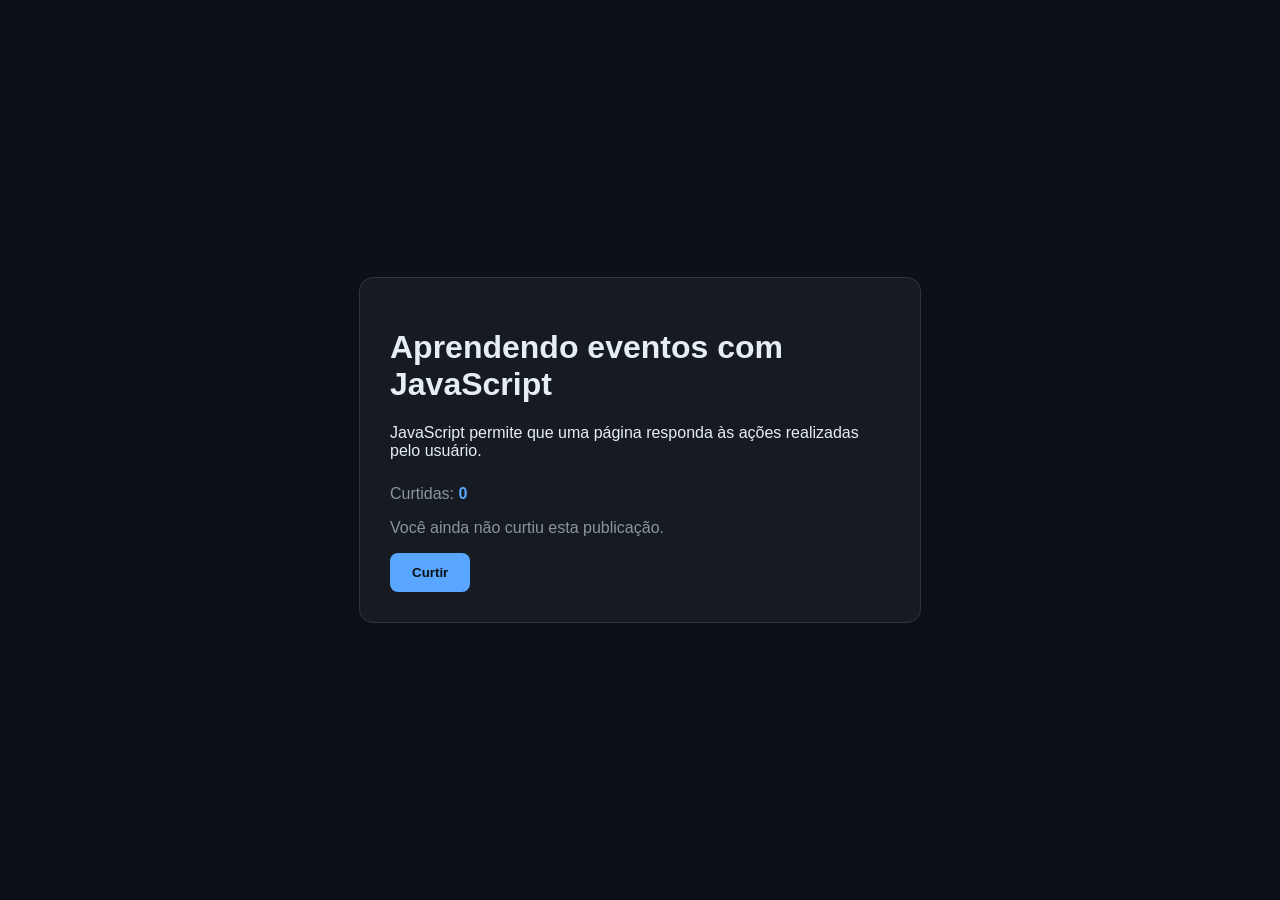
<file: atividade curtidas/index.html>
<!DOCTYPE html>
<html lang="pt-BR">
<head>
<meta charset="UTF-8">
<meta name="viewport" content="width=device-width, initial-scale=1.0">
<title>Atividade de Curtida</title><link rel="stylesheet" href="style.css">
<script src="script.js" defer></script>
</head>
<body>
<main class="publicacao">
<h1>Aprendendo eventos com JavaScript</h1>
<p>
JavaScript permite que uma página responda às ações
realizadas pelo usuário.
</p>
<p class="contador">
Curtidas:
<strong id="quantidadeCurtidas">0</strong>
</p>
<p id="mensagem">
Você ainda não curtiu esta publicação.
</p>
<button id="btnCurtir" type="button">
Curtir
</button>
</main>
</body>
</html>
</file>
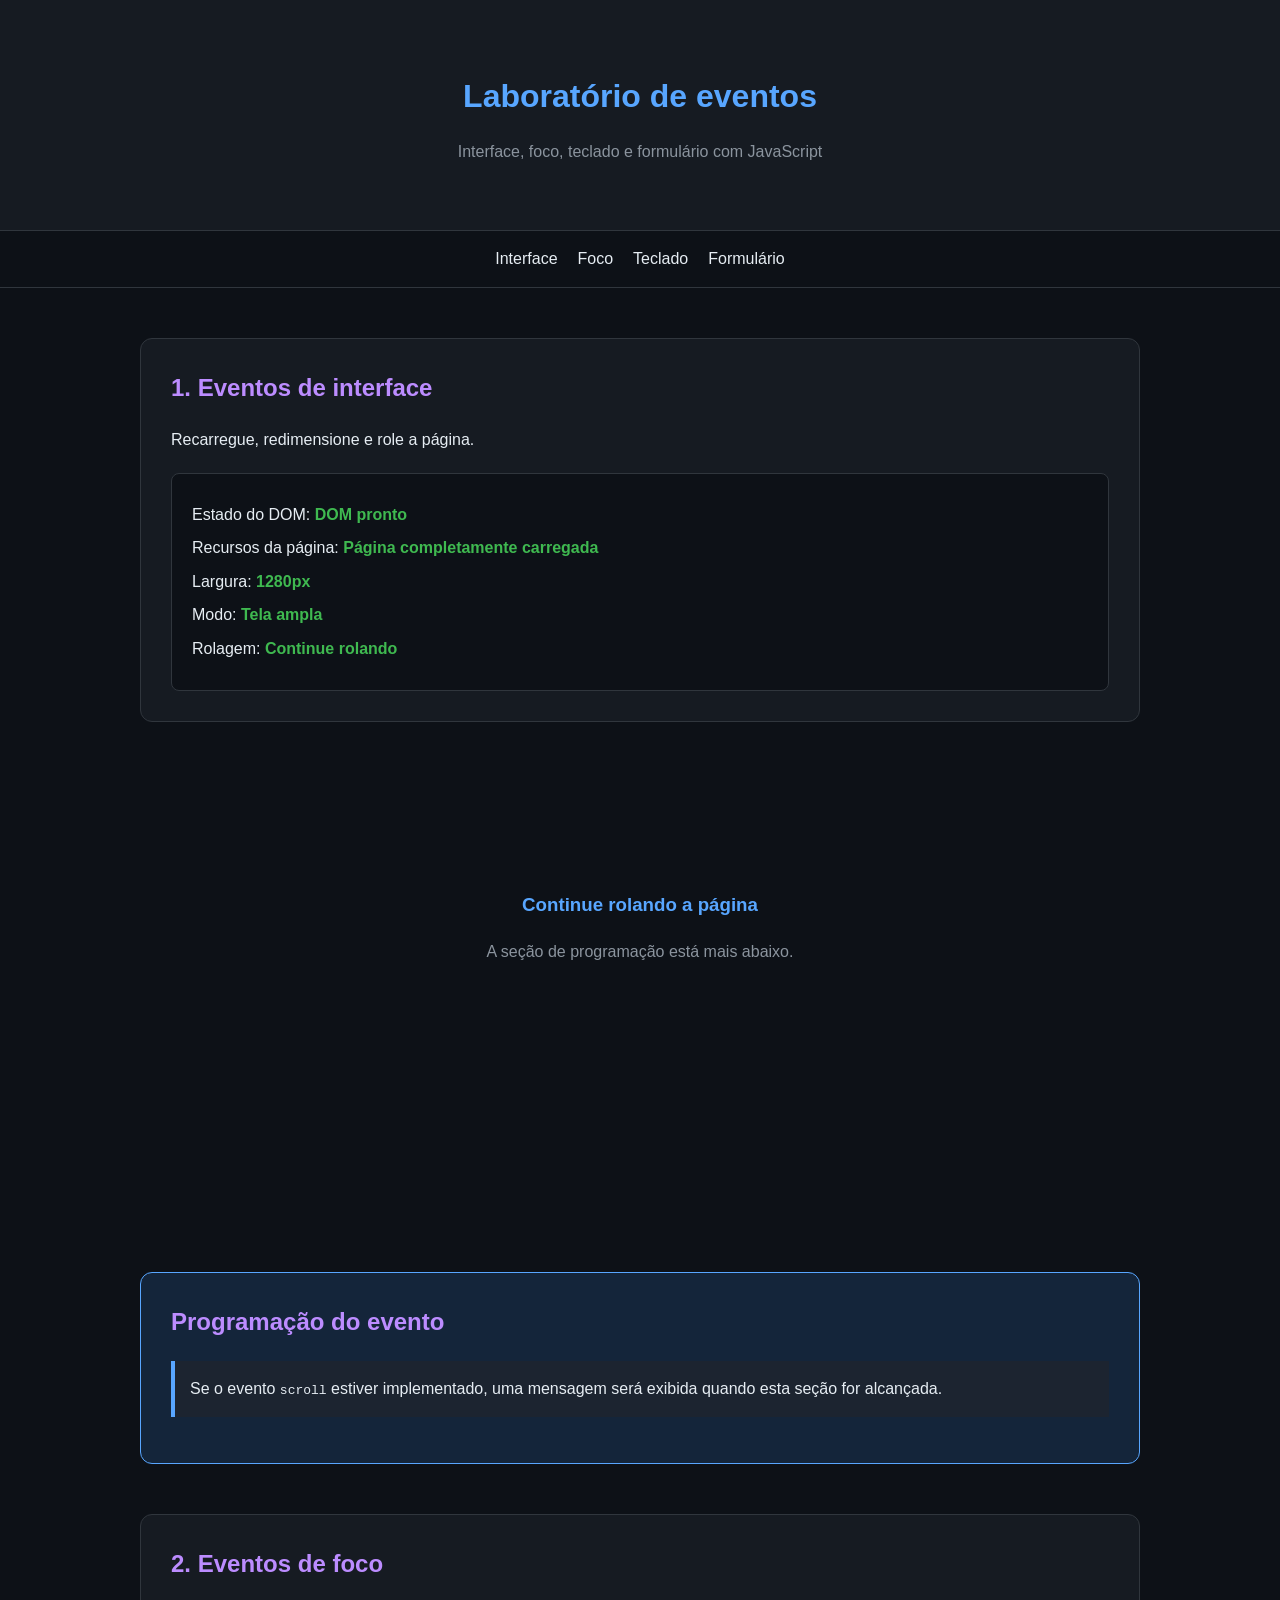
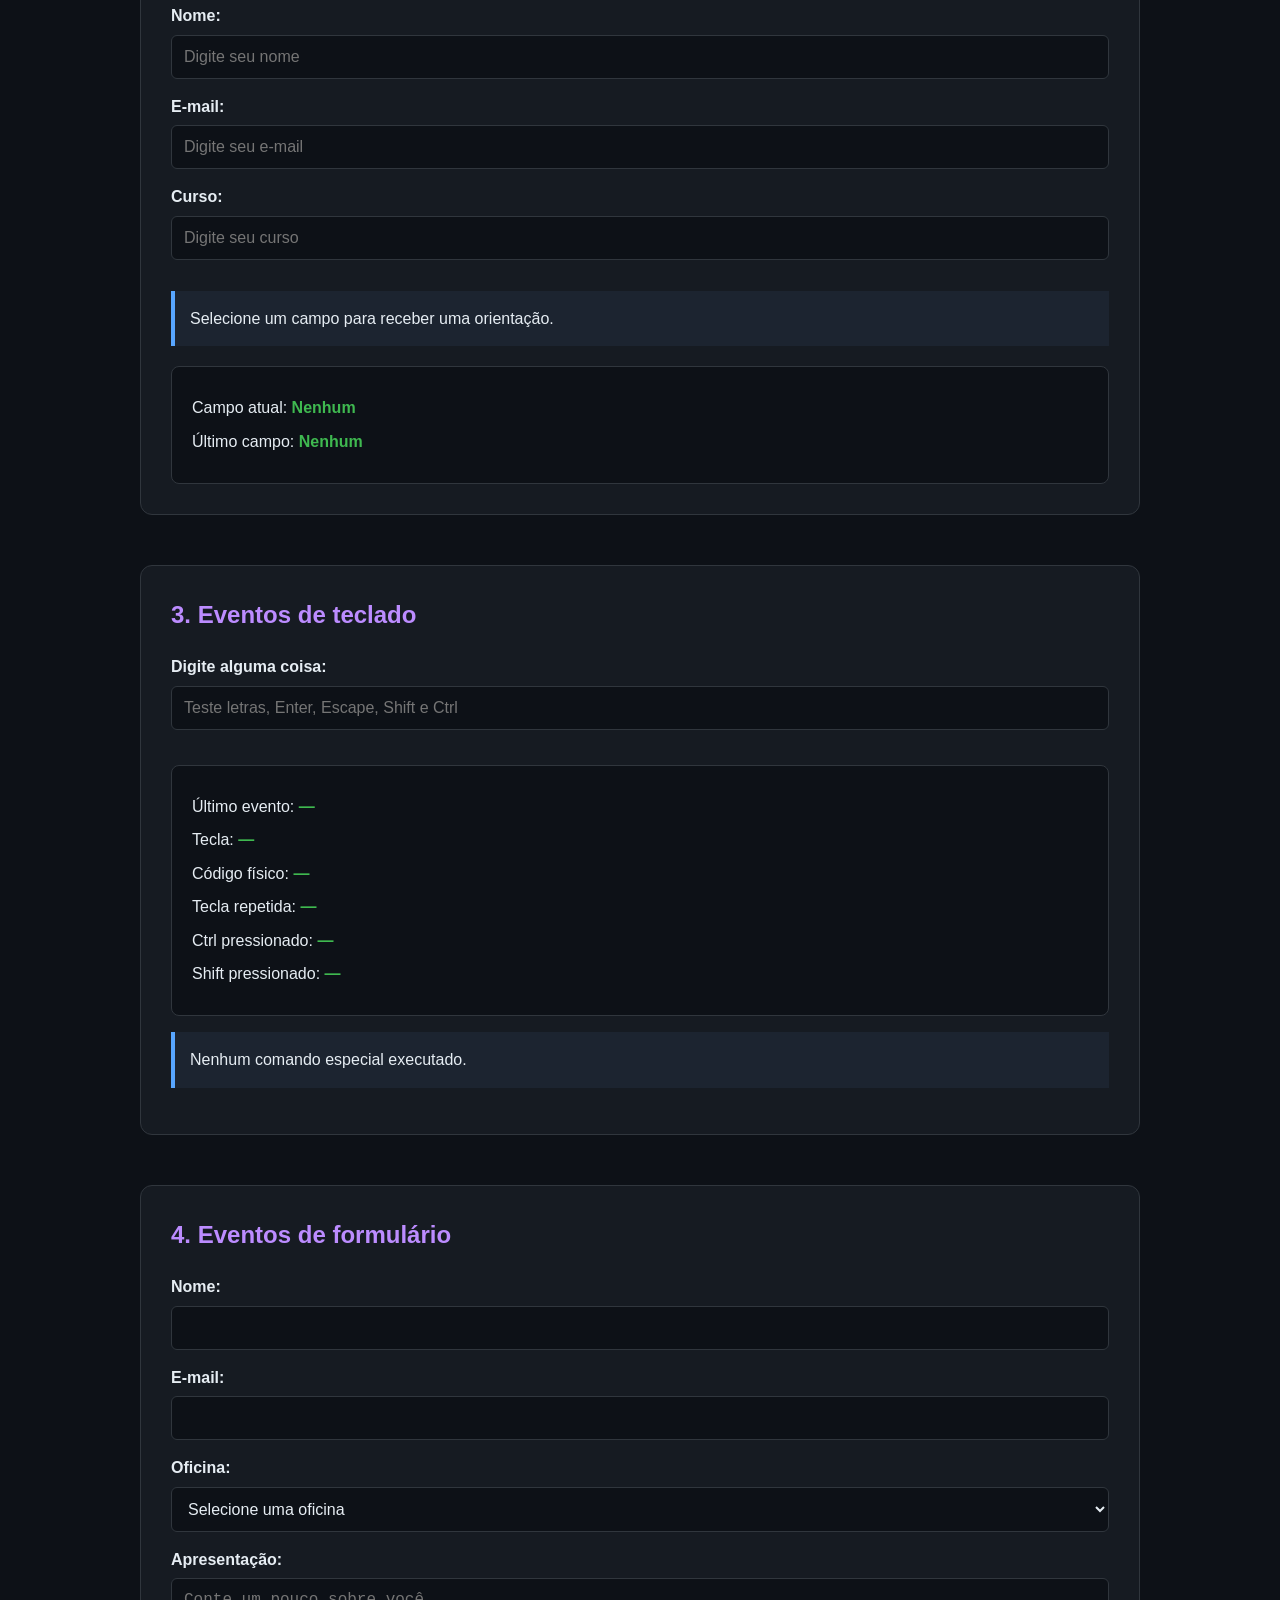
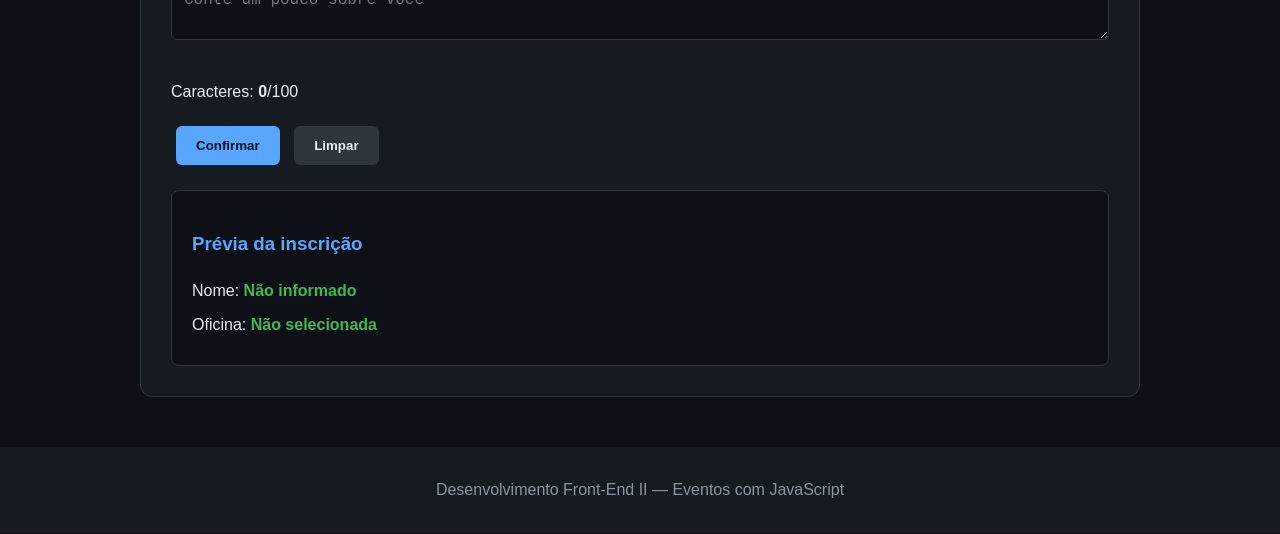
<file: atividade-eventos/index.html>
<!DOCTYPE html>
<html lang="pt-BR">
<head>
    <meta charset="UTF-8">

    <meta
        name="viewport"
        content="width=device-width, initial-scale=1.0"
    >

    <title>Laboratório de eventos com JavaScript</title>

    <style>
        * {
            box-sizing: border-box;
        }

        html {
            scroll-behavior: smooth;
        }

        body {
            margin: 0;
            background-color: #0d1117;
            color: #e6edf3;
            font-family: Arial, sans-serif;
            line-height: 1.6;
        }

        header {
            padding: 50px 20px;
            background-color: #161b22;
            border-bottom: 1px solid #30363d;
            text-align: center;
        }

        header h1 {
            margin-bottom: 10px;
            color: #58a6ff;
        }

        header p {
            color: #8b949e;
        }

        nav {
            position: sticky;
            top: 0;
            z-index: 10;
            display: flex;
            justify-content: center;
            gap: 20px;
            padding: 15px;
            background-color: #0d1117;
            border-bottom: 1px solid #30363d;
        }

        nav a {
            color: #e6edf3;
            text-decoration: none;
        }

        nav a:hover {
            color: #58a6ff;
        }

        main {
            width: min(1000px, calc(100% - 30px));
            margin: 0 auto;
        }

        section {
            margin: 50px 0;
            padding: 30px;
            background-color: #161b22;
            border: 1px solid #30363d;
            border-radius: 12px;
        }

        h2 {
            margin-top: 0;
            color: #bc8cff;
        }

        h3 {
            color: #58a6ff;
        }

        label {
            display: block;
            margin-bottom: 6px;
            font-weight: bold;
        }

        input,
        select,
        textarea {
            width: 100%;
            margin-bottom: 15px;
            padding: 12px;
            border: 1px solid #30363d;
            border-radius: 6px;
            background-color: #0d1117;
            color: #e6edf3;
            font-size: 16px;
        }

        input:focus,
        select:focus,
        textarea:focus {
            border-color: #58a6ff;
            outline: 2px solid #58a6ff44;
        }

        button {
            margin: 5px;
            padding: 12px 20px;
            border: none;
            border-radius: 6px;
            background-color: #58a6ff;
            color: #0d1117;
            font-weight: bold;
            cursor: pointer;
        }

        button[type="reset"] {
            background-color: #30363d;
            color: #e6edf3;
        }

        .painel {
            margin-top: 20px;
            padding: 20px;
            background-color: #0d1117;
            border: 1px solid #30363d;
            border-radius: 8px;
        }

        .painel p {
            margin: 8px 0;
        }

        .painel strong {
            color: #3fb950;
        }

        .ajuda {
            padding: 15px;
            border-left: 4px solid #58a6ff;
            background-color: #1c2430;
        }

        .erro {
            color: #ff7b72;
        }

        .sucesso {
            color: #3fb950;
        }

        .espaco-rolagem {
            min-height: 450px;
            padding-top: 100px;
            color: #8b949e;
            text-align: center;
        }

        #programacao {
            background-color: #14253a;
            border-color: #58a6ff;
        }

        footer {
            padding: 30px;
            background-color: #161b22;
            color: #8b949e;
            text-align: center;
        }
    </style>
</head>

<body>
    <header>
        <h1>Laboratório de eventos</h1>

        <p>
            Interface, foco, teclado e formulário com JavaScript
        </p>
    </header>

    <nav>
        <a href="#interface">Interface</a>
        <a href="#foco">Foco</a>
        <a href="#teclado">Teclado</a>
        <a href="#formulario">Formulário</a>
    </nav>

    <main>
        <!-- ================================================ -->
        <!-- 1. ÁREA DOS EVENTOS DE INTERFACE                 -->
        <!-- ================================================ -->

        <section id="interface">
            <h2>1. Eventos de interface</h2>

            <p>
                Recarregue, redimensione e role a página.
            </p>

            <div class="painel">
                <p>
                    Estado do DOM:
                    <strong id="statusDom">Aguardando...</strong>
                </p>

                <p>
                    Recursos da página:
                    <strong id="statusLoad">Aguardando...</strong>
                </p>

                <p>
                    Largura:
                    <strong id="larguraTela">—</strong>
                </p>

                <p>
                    Modo:
                    <strong id="modoTela">—</strong>
                </p>

                <p>
                    Rolagem:
                    <strong id="statusRolagem">
                        No início da página
                    </strong>
                </p>
            </div>
        </section>

        <div class="espaco-rolagem">
            <h3>Continue rolando a página</h3>

            <p>
                A seção de programação está mais abaixo.
            </p>
        </div>

        <section id="programacao">
            <h2>Programação do evento</h2>

            <p id='mensagemRolagem' class="ajuda">
                Se o evento <code>scroll</code> estiver implementado,
                uma mensagem será exibida quando esta seção for alcançada.
            </p>
        </section>

        <!-- ================================================ -->
        <!-- 2. ÁREA DOS EVENTOS DE FOCO                      -->
        <!-- ================================================ -->

        <section id="foco">
            <h2>2. Eventos de foco</h2>

            <form id="formFoco">
                <label for="nomeFoco">Nome:</label>
                <input
                    id="nomeFoco"
                    type="text"
                    placeholder="Digite seu nome"
                >

                <label for="emailFoco">E-mail:</label>
                <input
                    id="emailFoco"
                    type="email"
                    placeholder="Digite seu e-mail"
                >

                <label for="cursoFoco">Curso:</label>
                <input
                    id="cursoFoco"
                    type="text"
                    placeholder="Digite seu curso"
                >
            </form>

            <p id="ajudaFoco" class="ajuda">
                Selecione um campo para receber uma orientação.
            </p>

            <div class="painel">
                <p>
                    Campo atual:
                    <strong id="campoAtual">Nenhum</strong>
                </p>

                <p>
                    Último campo:
                    <strong id="ultimoCampo">Nenhum</strong>
                </p>
            </div>
        </section>

        <!-- ================================================ -->
        <!-- 3. ÁREA DOS EVENTOS DE TECLADO                   -->
        <!-- ================================================ -->

        <section id="teclado">
            <h2>3. Eventos de teclado</h2>

            <label for="campoTeclado">
                Digite alguma coisa:
            </label>

            <input
                id="campoTeclado"
                type="text"
                placeholder="Teste letras, Enter, Escape, Shift e Ctrl"
            >

            <div class="painel">
                <p>
                    Último evento:
                    <strong id="tipoEventoTeclado">—</strong>
                </p>

                <p>
                    Tecla:
                    <strong id="valorTecla">—</strong>
                </p>

                <p>
                    Código físico:
                    <strong id="codigoTecla">—</strong>
                </p>

                <p>
                    Tecla repetida:
                    <strong id="teclaRepetida">—</strong>
                </p>

                <p>
                    Ctrl pressionado:
                    <strong id="ctrlPressionado">—</strong>
                </p>

                <p>
                    Shift pressionado:
                    <strong id="shiftPressionado">—</strong>
                </p>
            </div>

            <p id="mensagemTeclado" class="ajuda">
                Nenhum comando especial executado.
            </p>
        </section>

        <!-- ================================================ -->
        <!-- 4. ÁREA DOS EVENTOS DE FORMULÁRIO                -->
        <!-- ================================================ -->

        <section id="formulario">
            <h2>4. Eventos de formulário</h2>

            <form id="formInscricao">
                <label for="nomeFormulario">Nome:</label>

                <input
                    id="nomeFormulario"
                    type="text"
                    required
                >

                <label for="emailFormulario">E-mail:</label>

                <input
                    id="emailFormulario"
                    type="email"
                    required
                >

                <small id="erroEmail"></small>

                <label for="oficinaFormulario">
                    Oficina:
                </label>

                <select
                    id="oficinaFormulario"
                    required
                >
                    <option value="">
                        Selecione uma oficina
                    </option>

                    <option value="JavaScript">
                        JavaScript
                    </option>

                    <option value="Inteligência Artificial">
                        Inteligência Artificial
                    </option>

                    <option value="Desenvolvimento Web">
                        Desenvolvimento Web
                    </option>
                </select>

                <label for="apresentacaoFormulario">
                    Apresentação:
                </label>

                <textarea
                    id="apresentacaoFormulario"
                    maxlength="100"
                    placeholder="Conte um pouco sobre você"
                ></textarea>

                <p>
                    Caracteres:
                    <strong id="contadorCaracteres">0</strong>/100
                </p>

                <button type="submit">
                    Confirmar
                </button>

                <button type="reset">
                    Limpar
                </button>

                <p id="mensagemFormulario"></p>
            </form>

            <div class="painel">
                <h3>Prévia da inscrição</h3>

                <p>
                    Nome:
                    <strong id="previaNome">Não informado</strong>
                </p>

                <p>
                    Oficina:
                    <strong id="previaOficina">
                        Não selecionada
                    </strong>
                </p>
            </div>
        </section>
    </main>

    <footer>
        Desenvolvimento Front-End II — Eventos com JavaScript
    </footer>
    <script src="script.js"></script>
</body>
</html>
</file>
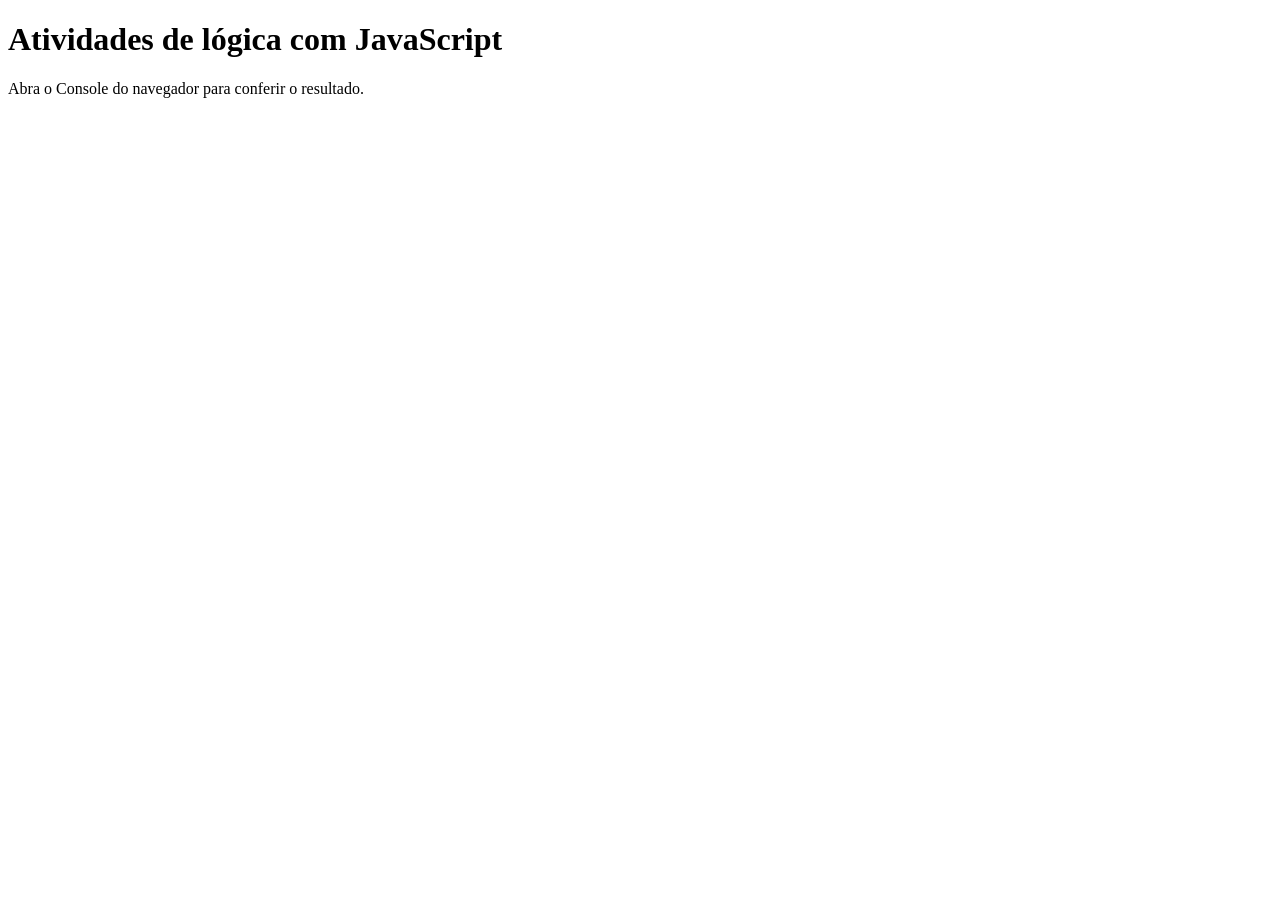
<file: atividade-javascript/index.html>
<!DOCTYPE html>
<html lang="pt-BR">
<head>
    <meta charset="UTF-8">
    <title>Atividades de JavaScript</title>

    <script src="questao_07.js" defer></script>

</head>

<body>
    <h1>Atividades de lógica com JavaScript</h1>
    <p>Abra o Console do navegador para conferir o resultado.</p>
</body>
</html>
</file>
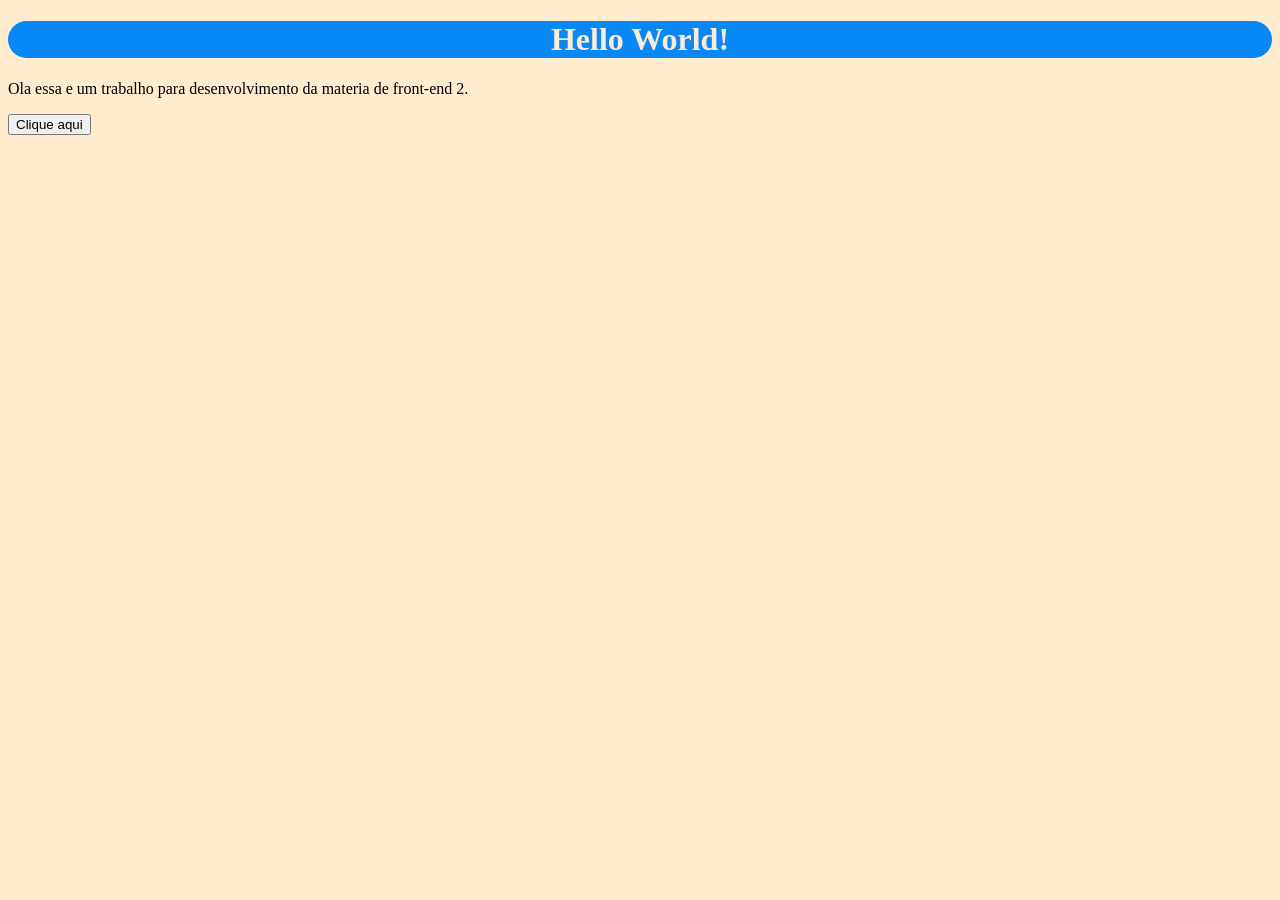
<file: Projeto Front-End 2/index.html>
<!DOCTYPE html>
<html lang="pt-BR">
<head>
    <meta charset="UTF-8">
    <meta name="viewport" content="width=device-width, initial-scale=1.0">
    <title>Hello World</title>
    <link rel="stylesheet" href="style.css">
    
</head>
<body>
    <h1>Hello World!</h1>
    <p>Ola essa e um trabalho para desenvolvimento da materia de front-end 2.</p>

    <button class="botao"> Clique aqui </button>
</body>
</html>
</file>
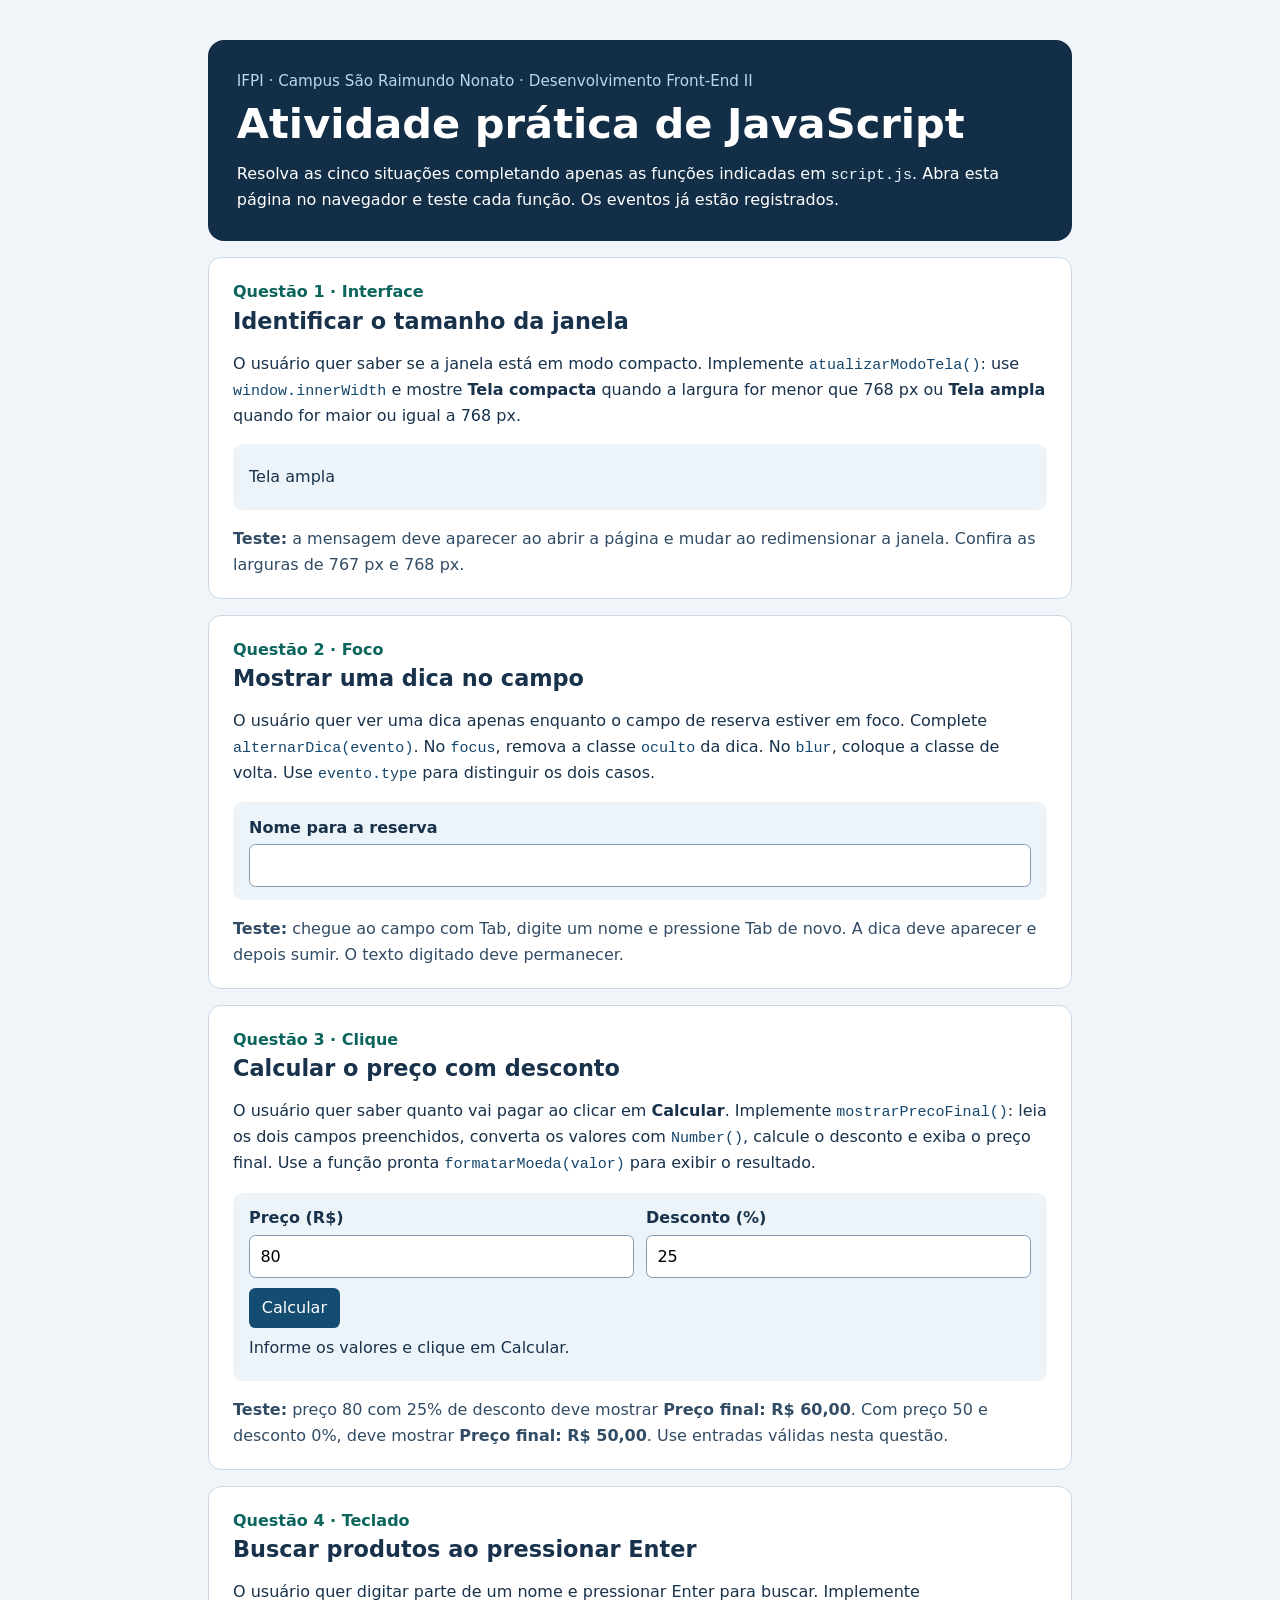
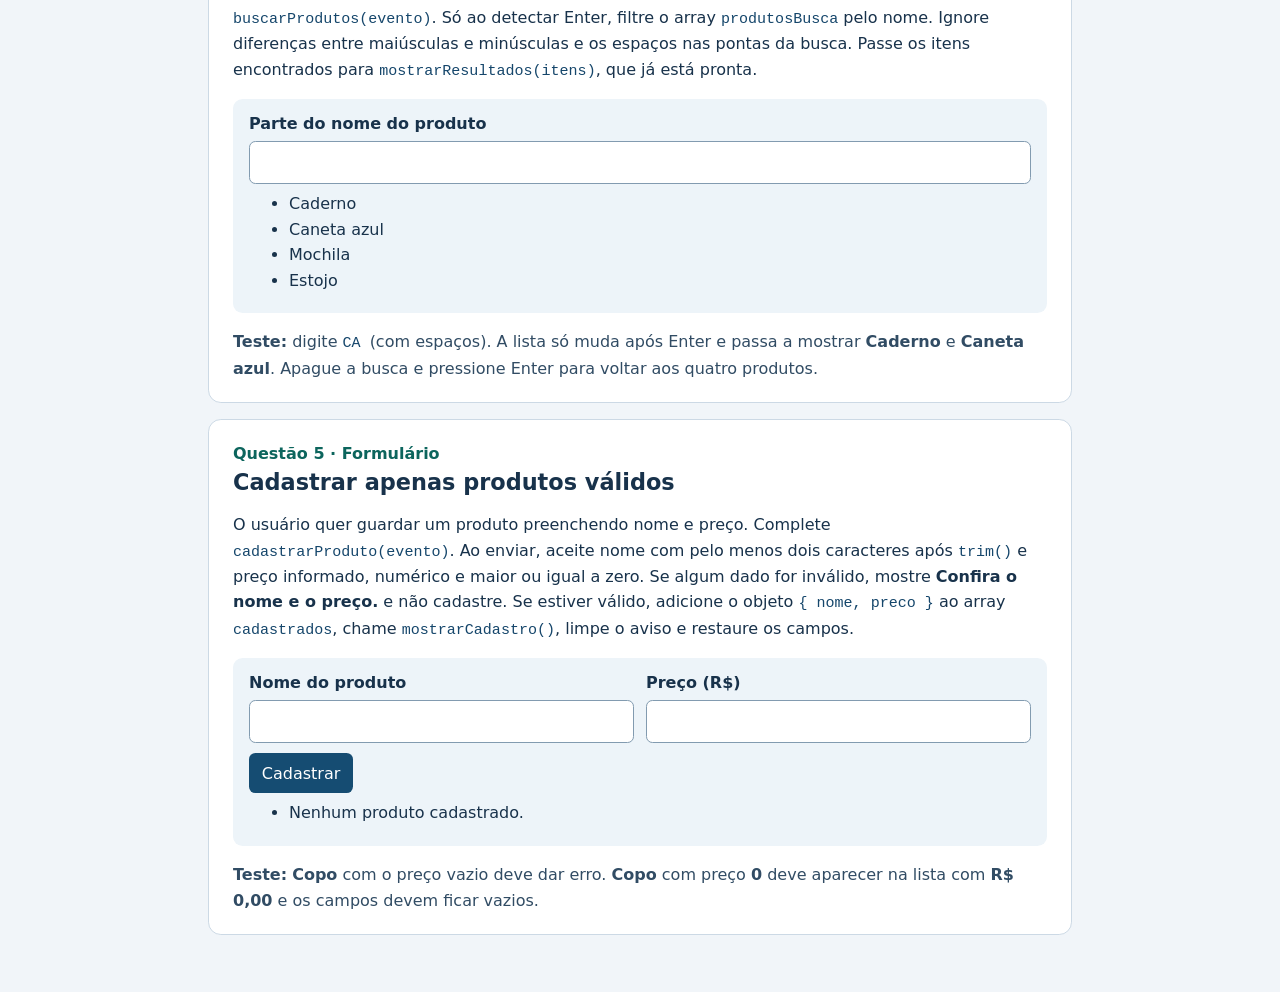
<file: Atividade_JavaScript-logica dia 16.11/Atividade_5_Questoes_JavaScript/index.html>
<!doctype html>
<html lang="pt-BR">
<head>
  <meta charset="utf-8">
  <meta name="viewport" content="width=device-width, initial-scale=1">
  <title>Atividade prática de JavaScript | Front-End II</title>
  <script src="script.js" defer></script>
  <style>
    * { box-sizing: border-box; }
    body { margin: 0; background: #f1f5f9; color: #18324b; font: 1rem/1.6 system-ui, sans-serif; }
    main { width: min(100% - 2rem, 54rem); margin: 2.5rem auto 4rem; }
    header { padding: 1.8rem; border-radius: 1rem; background: #132f48; color: #fff; }
    header p, h1 { margin: 0; }
    header p + h1 { margin-top: .4rem; }
    h1 { line-height: 1.15; font-size: clamp(1.75rem, 5vw, 2.6rem); }
    header .curso { color: #b9d8ed; font-size: .95rem; }
    header .ordem { margin-top: .85rem; }
    header code { color: #e7f6ff; }
    section { margin-top: 1rem; padding: 1.3rem 1.5rem; border: 1px solid #ccd9e5; border-radius: .8rem; background: #fff; }
    .familia { margin: 0; color: #0c655d; font-weight: 700; }
    h2 { margin: .12rem 0 .5rem; font-size: 1.4rem; line-height: 1.25; }
    code { font-family: ui-monospace, monospace; font-size: .94em; color: #15466b; }
    .demo { margin-top: .8rem; padding: .8rem 1rem; border-radius: .6rem; background: #edf4f9; }
    .demo p, .demo ul { margin: .45rem 0; }
    .campos { display: grid; gap: .75rem; grid-template-columns: repeat(auto-fit, minmax(min(100%, 13rem), 1fr)); }
    label { display: block; font-weight: 600; }
    input { display: block; width: 100%; margin-top: .25rem; padding: .48rem .65rem; border: 1px solid #829bb0; border-radius: .4rem; font: inherit; }
    button { margin-top: .65rem; padding: .45rem .8rem; border: 0; border-radius: .4rem; background: #154c72; color: #fff; font: inherit; cursor: pointer; }
    :focus-visible { outline: .15rem solid #008477; outline-offset: .18rem; }
    .oculto { display: none; }
    .teste { margin-bottom: 0; color: #314c64; }
    #retorno-cadastro { color: #8e2d24; }
  </style>
</head>
<body>
  <main>
    <header>
      <p class="curso">IFPI · Campus São Raimundo Nonato · Desenvolvimento Front-End II</p>
      <h1>Atividade prática de JavaScript</h1>
      <p class="ordem">Resolva as cinco situações completando apenas as funções indicadas em <code>script.js</code>. Abra esta página no navegador e teste cada função. Os eventos já estão registrados.</p>
    </header>

    <section aria-labelledby="questao-interface">
      <p class="familia">Questão 1 · Interface</p>
      <h2 id="questao-interface">Identificar o tamanho da janela</h2>
      <p>O usuário quer saber se a janela está em modo compacto. Implemente <code>atualizarModoTela()</code>: use <code>window.innerWidth</code> e mostre <strong>Tela compacta</strong> quando a largura for menor que 768 px ou <strong>Tela ampla</strong> quando for maior ou igual a 768 px.</p>
      <div class="demo">
        <p id="modo-tela">Aguardando atualização.</p>
      </div>
      <p class="teste"><strong>Teste:</strong> a mensagem deve aparecer ao abrir a página e mudar ao redimensionar a janela. Confira as larguras de 767 px e 768 px.</p>
    </section>

    <section aria-labelledby="questao-foco">
      <p class="familia">Questão 2 · Foco</p>
      <h2 id="questao-foco">Mostrar uma dica no campo</h2>
      <p>O usuário quer ver uma dica apenas enquanto o campo de reserva estiver em foco. Complete <code>alternarDica(evento)</code>. No <code>focus</code>, remova a classe <code>oculto</code> da dica. No <code>blur</code>, coloque a classe de volta. Use <code>evento.type</code> para distinguir os dois casos.</p>
      <div class="demo">
        <label for="nome-reserva">Nome para a reserva</label>
        <input id="nome-reserva" type="text" aria-describedby="dica-reserva">
        <small id="dica-reserva" class="oculto">Digite o nome de quem vai usar a reserva.</small>
      </div>
      <p class="teste"><strong>Teste:</strong> chegue ao campo com Tab, digite um nome e pressione Tab de novo. A dica deve aparecer e depois sumir. O texto digitado deve permanecer.</p>
    </section>

    <section aria-labelledby="questao-mouse">
      <p class="familia">Questão 3 · Clique</p>
      <h2 id="questao-mouse">Calcular o preço com desconto</h2>
      <p>O usuário quer saber quanto vai pagar ao clicar em <strong>Calcular</strong>. Implemente <code>mostrarPrecoFinal()</code>: leia os dois campos preenchidos, converta os valores com <code>Number()</code>, calcule o desconto e exiba o preço final. Use a função pronta <code>formatarMoeda(valor)</code> para exibir o resultado.</p>
      <div class="demo">
        <div class="campos">
          <div>
            <label for="preco-calculo">Preço (R$)</label>
            <input id="preco-calculo" type="number" value="80" min="0" step="0.01">
          </div>
          <div>
            <label for="desconto-calculo">Desconto (%)</label>
            <input id="desconto-calculo" type="number" value="25" min="0" max="100">
          </div>
        </div>
        <button id="calcular" type="button">Calcular</button>
        <p id="resultado-calculo" role="status">Informe os valores e clique em Calcular.</p>
      </div>
      <p class="teste"><strong>Teste:</strong> preço 80 com 25% de desconto deve mostrar <strong>Preço final: R$ 60,00</strong>. Com preço 50 e desconto 0%, deve mostrar <strong>Preço final: R$ 50,00</strong>. Use entradas válidas nesta questão.</p>
    </section>

    <section aria-labelledby="questao-teclado">
      <p class="familia">Questão 4 · Teclado</p>
      <h2 id="questao-teclado">Buscar produtos ao pressionar Enter</h2>
      <p>O usuário quer digitar parte de um nome e pressionar Enter para buscar. Implemente <code>buscarProdutos(evento)</code>. Só ao detectar Enter, filtre o array <code>produtosBusca</code> pelo nome. Ignore diferenças entre maiúsculas e minúsculas e os espaços nas pontas da busca. Passe os itens encontrados para <code>mostrarResultados(itens)</code>, que já está pronta.</p>
      <div class="demo">
        <label for="busca-produtos">Parte do nome do produto</label>
        <input id="busca-produtos" type="search">
        <ul id="resultados-busca" aria-label="Resultados da busca"></ul>
      </div>
      <p class="teste"><strong>Teste:</strong> digite <code> CA </code> (com espaços). A lista só muda após Enter e passa a mostrar <strong>Caderno</strong> e <strong>Caneta azul</strong>. Apague a busca e pressione Enter para voltar aos quatro produtos.</p>
    </section>

    <section aria-labelledby="questao-formulario">
      <p class="familia">Questão 5 · Formulário</p>
      <h2 id="questao-formulario">Cadastrar apenas produtos válidos</h2>
      <p>O usuário quer guardar um produto preenchendo nome e preço. Complete <code>cadastrarProduto(evento)</code>. Ao enviar, aceite nome com pelo menos dois caracteres após <code>trim()</code> e preço informado, numérico e maior ou igual a zero. Se algum dado for inválido, mostre <strong>Confira o nome e o preço.</strong> e não cadastre. Se estiver válido, adicione o objeto <code>{ nome, preco }</code> ao array <code>cadastrados</code>, chame <code>mostrarCadastro()</code>, limpe o aviso e restaure os campos.</p>
      <div class="demo">
        <form id="form-cadastro" novalidate>
          <div class="campos">
            <div>
              <label for="nome-cadastro">Nome do produto</label>
              <input id="nome-cadastro" type="text" required minlength="2">
            </div>
            <div>
              <label for="preco-cadastro">Preço (R$)</label>
              <input id="preco-cadastro" type="number" required min="0" step="0.01">
            </div>
          </div>
          <button type="submit">Cadastrar</button>
        </form>
        <p id="retorno-cadastro" role="status"></p>
        <ul id="lista-cadastro" aria-label="Produtos cadastrados"></ul>
      </div>
      <p class="teste"><strong>Teste:</strong> <strong>Copo</strong> com o preço vazio deve dar erro. <strong>Copo</strong> com preço <strong>0</strong> deve aparecer na lista com <strong>R$ 0,00</strong> e os campos devem ficar vazios.</p>
    </section>
  </main>
</body>
</html>
</file>
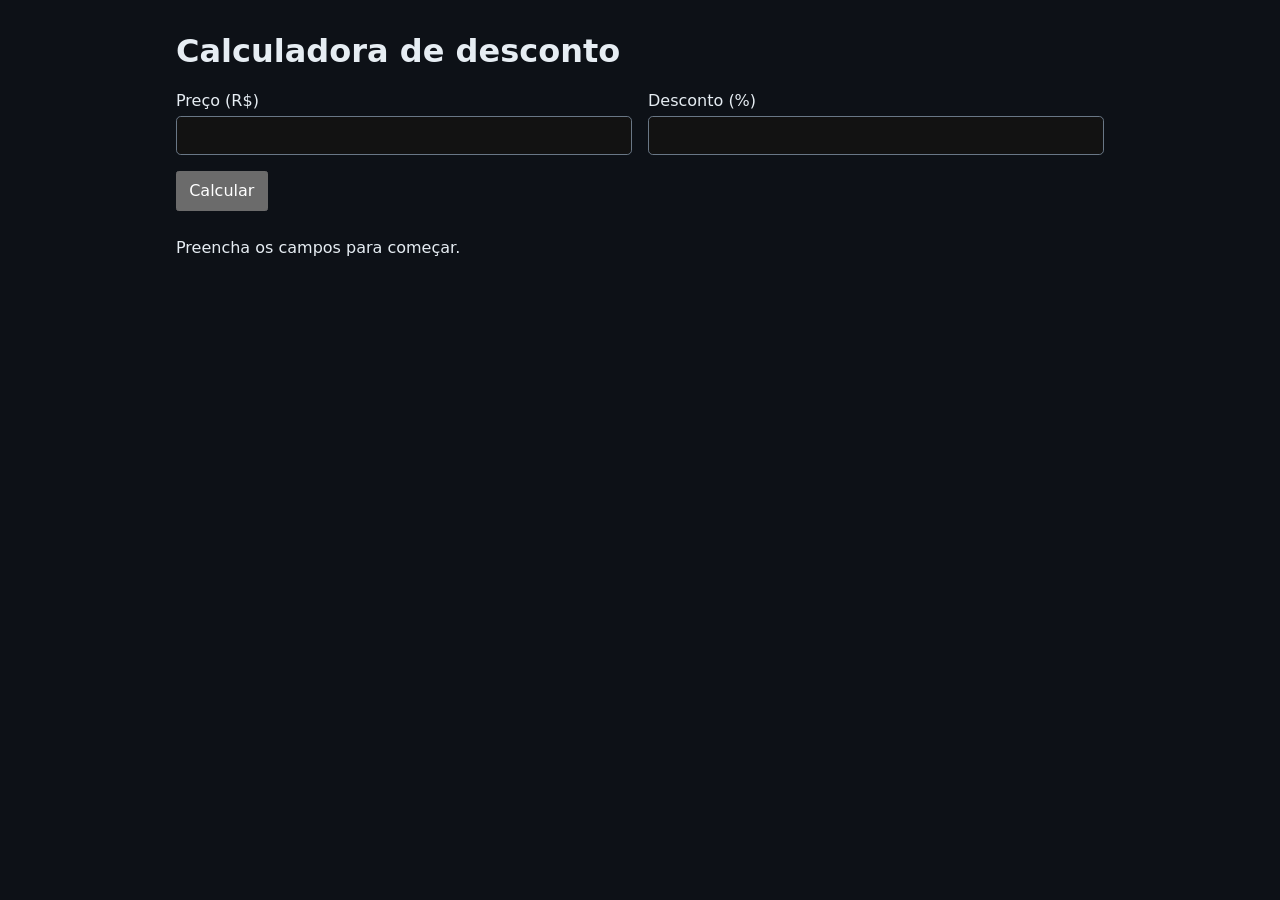
<file: atividade-calculadora/calculadora.html>
<!doctype html>
<html lang="pt-BR">
<head>
  <meta charset="utf-8">
  <meta name="viewport" content="width=device-width, initial-scale=1">
  <title>Calculadora de desconto</title>
  <link rel="stylesheet" href="./estilos.css">
  <script src="./calculo.js" defer></script>
  <script src="./calculadora.js" defer></script>
</head>
<body>
  <main>
    <h1>Calculadora de desconto</h1>
    <div class="grade">
      <div>
        <label for="preco-calc">Preço (R$)</label>
        <input id="preco-calc" type="number" min="0" step="any">
      </div>
      <div>
        <label for="desconto-calc">Desconto (%)</label>
        <input id="desconto-calc" type="number" min="0" max="100" step="any">
      </div>
    </div>
    <button id="calcular" type="button">Calcular</button>
    <p id="saida-calc" role="status">Preencha os campos para começar.</p>
  </main>
</body>
</html>
</file>
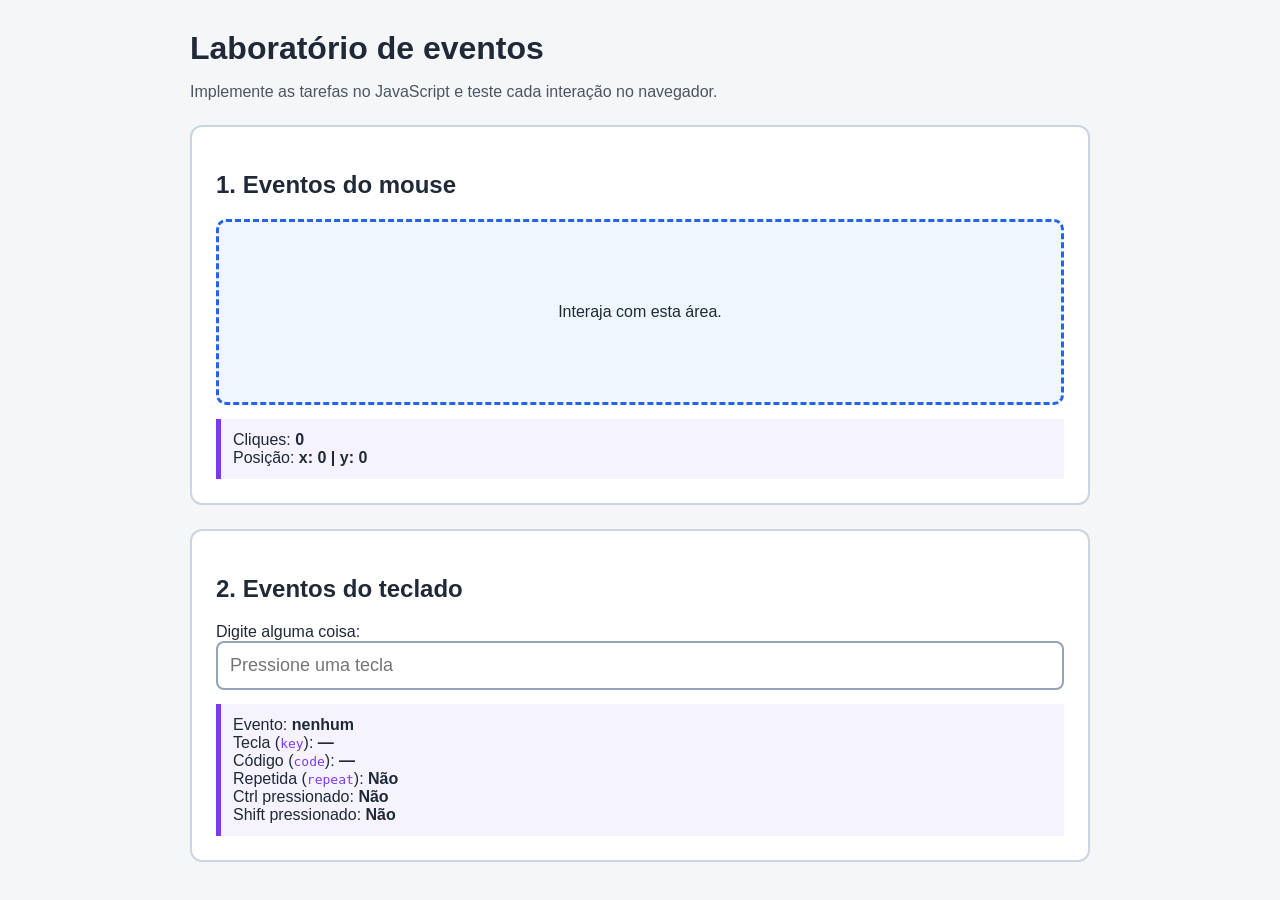
<file: atividade-mause - Copia/atividade_mouse_teclado.html>
<!DOCTYPE html>
<html lang="pt-BR">
<head>
    <meta charset="UTF-8">
    <meta name="viewport" content="width=device-width, initial-scale=1.0">
    <title>Atividade — Eventos de Mouse e Teclado</title>

    <style>
        body {
            font-family: Arial, sans-serif;
            max-width: 900px;
            margin: 30px auto;
            padding: 0 20px;
            background: #f4f6f8;
            color: #1f2937;
        }

        h1 {
            margin-bottom: 8px;
        }

        .orientacao {
            margin-bottom: 24px;
            color: #4b5563;
        }

        .painel {
            margin-bottom: 24px;
            padding: 24px;
            border: 2px solid #cbd5e1;
            border-radius: 12px;
            background: white;
        }

        #area-mouse {
            display: flex;
            align-items: center;
            justify-content: center;
            min-height: 180px;
            border: 3px dashed #2563eb;
            border-radius: 10px;
            background: #eff6ff;
            text-align: center;
            cursor: pointer;
            user-select: none;
        }

        #area-mouse.ponteiro-dentro {
            background: #dcfce7;
            border-color: #16a34a;
        }

        input {
            width: 100%;
            box-sizing: border-box;
            padding: 12px;
            border: 2px solid #94a3b8;
            border-radius: 8px;
            font-size: 18px;
        }

        .resultado {
            margin-top: 14px;
            padding: 12px;
            border-left: 5px solid #7c3aed;
            background: #f5f3ff;
        }

        code {
            color: #7c3aed;
        }
    </style>
</head>

<body>
    <h1>Laboratório de eventos</h1>
    <p class="orientacao">
        Implemente as tarefas no JavaScript e teste cada interação no navegador.
    </p>

    <section class="painel">
        <h2>1. Eventos do mouse</h2>

        <div id="area-mouse">
            <p id="mensagem-mouse">Interaja com esta área.</p>
        </div>

        <div class="resultado">
            Cliques: <strong id="total-cliques">0</strong><br>
            Posição: <strong id="posicao-mouse">x: 0 | y: 0</strong>
        </div>
    </section>

    <section class="painel">
        <h2>2. Eventos do teclado</h2>

        <label for="campo-teclado">Digite alguma coisa:</label>
        <input id="campo-teclado" type="text" placeholder="Pressione uma tecla">

        <div class="resultado">
            Evento: <strong id="tipo-evento">nenhum</strong><br>
            Tecla (<code>key</code>): <strong id="tecla">—</strong><br>
            Código (<code>code</code>): <strong id="codigo">—</strong><br>
            Repetida (<code>repeat</code>): <strong id="repetida">Não</strong><br>
            Ctrl pressionado: <strong id="ctrl">Não</strong><br>
            Shift pressionado: <strong id="shift">Não</strong>
        </div>
    </section>

    <script>
        "use strict";

        /*
          ATIVIDADE PRÁTICA — EVENTOS DE MOUSE E TECLADO

          Regras:
          1. Não altere o HTML nem o CSS.
          2. Escreva as soluções abaixo de cada tarefa.
          3. Utilize addEventListener() em todas as tarefas.
          4. Teste cada evento no navegador.
        */

        // Selecione os elementos necessários com document.querySelector().
        const areaMouse = document.querySelector("#area-mouse");
        const mensagemMouse = document.querySelector("#mensagem-mouse");
        const totalCliques = document.querySelector("#total-cliques");
        const posicaoMouse = document.querySelector("#posicao-mouse");

        const campoTeclado = document.querySelector("#campo-teclado");
        const tipoEvento = document.querySelector("#tipo-evento");
        const tecla = document.querySelector("#tecla");
        const codigo = document.querySelector("#codigo");
        const repetida = document.querySelector("#repetida");
        const ctrl = document.querySelector("#ctrl");
        const shift = document.querySelector("#shift");

        let cliques = 0;

        // ==================== EVENTOS DO MOUSE ====================

        // 01. No evento click, aumente o número exibido em #total-cliques.
        areaMouse.addEventListener("click", () => {
            cliques++;
            totalCliques.textContent = cliques;
        });

        // 02. No evento dblclick, zere a quantidade de cliques e informe
        //     "Contador zerado" em #mensagem-mouse.
        areaMouse.addEventListener("dblclick", () => {
            cliques = 0;
            totalCliques.textContent = cliques;
            mensagemMouse.textContent = "Contador zerado";
        });

        // 03. No evento mousedown, mostre "Botão do mouse pressionado".
        areaMouse.addEventListener("mousedown", () => {
            mensagemMouse.textContent = "Botão do mouse pressionado";
        });

        // 04. No evento mouseup, mostre "Botão do mouse solto".
        areaMouse.addEventListener("mouseup", () => {
            mensagemMouse.textContent = "Botão do mouse solto";
        });

        // 05. No evento mouseenter, adicione à área a classe ponteiro-dentro
        //     e mostre "O ponteiro entrou na área".
        areaMouse.addEventListener("mouseenter", () => {
            areaMouse.classList.add("ponteiro-dentro");
            mensagemMouse.textContent = "O ponteiro entrou na área";
        });

        // 06. No evento mouseleave, remova a classe ponteiro-dentro
        //     e mostre "O ponteiro saiu da área".
        areaMouse.addEventListener("mouseleave", () => {
            areaMouse.classList.remove("ponteiro-dentro");
            mensagemMouse.textContent = "O ponteiro saiu da área";
        });

        // 07. No evento mousemove, mostre em #posicao-mouse os valores
        //     evento.offsetX e evento.offsetY.
        areaMouse.addEventListener("mousemove", (evento) => {
            posicaoMouse.textContent = `x: ${evento.offsetX} | y: ${evento.offsetY}`;
        });

        // 08. No evento contextmenu, impeça a abertura do menu padrão com
        //     evento.preventDefault() e mostre "Menu de contexto bloqueado".
        areaMouse.addEventListener("contextmenu", (evento) => {
            evento.preventDefault();
            mensagemMouse.textContent = "Menu de contexto bloqueado";
        });

        // =================== EVENTOS DO TECLADO ===================

        // 09. No evento keydown do campo, mostre:
        //     - "keydown" em #tipo-evento;
        //     - evento.key em #tecla;
        //     - evento.code em #codigo;
        //     - "Sim" ou "Não" em #repetida, conforme evento.repeat;
        //     - "Sim" ou "Não" em #ctrl, conforme evento.ctrlKey;
        //     - "Sim" ou "Não" em #shift, conforme evento.shiftKey.
        campoTeclado.addEventListener("keydown", (evento) => {
            // Desafio: o Escape limpa tudo em vez de ser exibido.
            if (evento.key === "Escape") {
                restaurarTeclado();
                return;
            }

            tipoEvento.textContent = "keydown";
            tecla.textContent = evento.key;
            codigo.textContent = evento.code;
            repetida.textContent = evento.repeat ? "Sim" : "Não";
            ctrl.textContent = evento.ctrlKey ? "Sim" : "Não";
            shift.textContent = evento.shiftKey ? "Sim" : "Não";
        });

        // 10. No evento keyup, altere somente #tipo-evento para "keyup".
        campoTeclado.addEventListener("keyup", (evento) => {
            // Ao soltar o Escape, #tipo-evento precisa continuar como "nenhum".
            if (evento.key === "Escape") {
                return;
            }

            tipoEvento.textContent = "keyup";
        });

        // DESAFIO OPCIONAL:
        // Ao pressionar Escape, limpe o campo e restaure os resultados
        // da seção de teclado para os valores iniciais.
        function restaurarTeclado() {
            campoTeclado.value = "";
            tipoEvento.textContent = "nenhum";
            tecla.textContent = "—";
            codigo.textContent = "—";
            repetida.textContent = "Não";
            ctrl.textContent = "Não";
            shift.textContent = "Não";
        }
    </script>
</body>
</html>
</file>
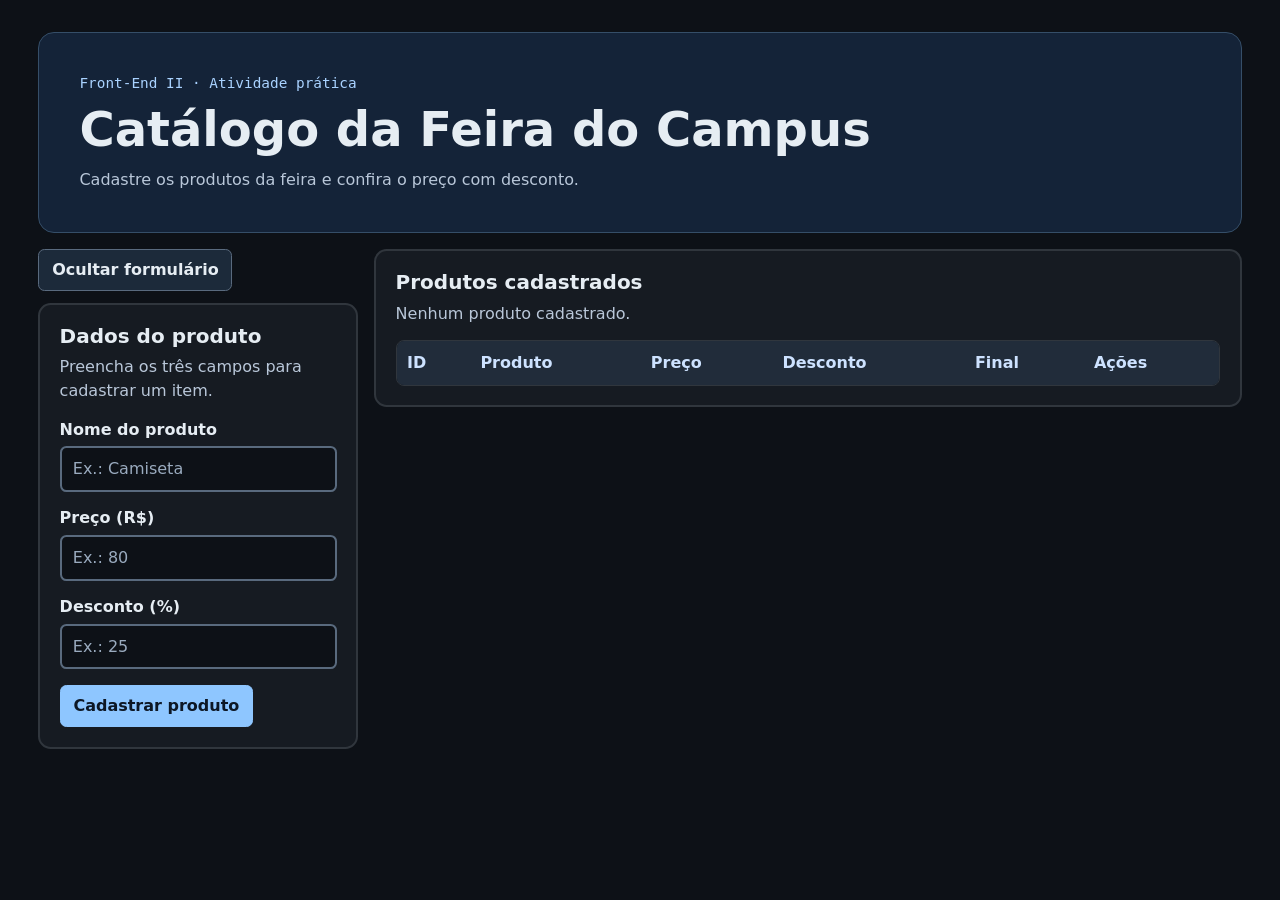
<file: catalogo_feira/catalogo_feira.html>
<!doctype html>
<html lang="pt-BR">
<head>
  <meta charset="utf-8">
  <meta name="viewport" content="width=device-width, initial-scale=1">
  <title>Catálogo da Feira do Campus</title>
  <script src="catalogo_feira.js" defer></script>
  <style>
    * { box-sizing: border-box; }

    body {
      margin: 0;
      color-scheme: dark;
      background: #0d1117;
      color: #e6edf3;
      font: 1rem/1.5 system-ui, sans-serif;
    }

    main {
      width: min(94%, 76rem);
      margin: 2rem auto;
    }

    .cabecalho {
      padding: clamp(1.25rem, 4vw, 2.5rem);
      border: 1px solid #354e68;
      border-radius: 1rem;
      background: #142338;
    }

    .disciplina {
      color: #a9d2ff;
      font: 0.9rem/1.4 ui-monospace, monospace;
      margin-bottom: 0.6rem;
    }

    h1, h2, p { margin: 0; }
    h1 { font-size: clamp(1.9rem, 5vw, 3rem); line-height: 1.1; }
    h2 { font-size: 1.25rem; line-height: 1.25; }
    .subtitulo { margin-top: 0.75rem; color: #b9c7d9; }

    .layout {
      display: grid;
      grid-template-columns: minmax(16rem, 20rem) minmax(0, 1fr);
      align-items: start;
      gap: 1rem;
      margin-top: 1rem;
    }

    .painel {
      min-width: 0;
      padding: 1.2rem;
      border: 2px solid #30363d;
      border-radius: 0.8rem;
      background: #161b22;
    }

    #alternar-editor { margin-bottom: 0.75rem; }
    .instrucao { color: #b9c7d9; margin-top: 0.4rem; }
    .campo { margin-top: 0.9rem; }
    label { display: block; margin-bottom: 0.3rem; font-weight: 650; }

    input {
      width: 100%;
      min-height: 2.7rem;
      padding: 0.55rem 0.7rem;
      border: 2px solid #596a7e;
      border-radius: 0.4rem;
      background: #0d1117;
      color: #e6edf3;
      font: inherit;
    }

    input::placeholder { color: #9aabbf; }
    .erro { display: block; color: #ffaaa4; margin-top: 0.25rem; }
    .erro:empty { margin-top: 0; }

    button {
      min-height: 2.5rem;
      padding: 0.5rem 0.8rem;
      border: 1px solid #8ec6ff;
      border-radius: 0.4rem;
      background: #8ec6ff;
      color: #0d1725;
      font: inherit;
      font-weight: 700;
      cursor: pointer;
    }

    button:hover { background: #bddfff; }
    .secundario, td button {
      border-color: #596a7e;
      background: #1c2a3a;
      color: #e6edf3;
    }
    .secundario:hover, td button:hover { background: #2a415b; }
    :focus-visible { outline: 3px solid #f2ca72; outline-offset: 3px; }
    #salvar { margin-top: 1rem; }
    #retorno { min-height: 1.5em; margin-top: 0.7rem; color: #c8dcf5; }

    #contagem {
      margin-top: 0.45rem;
      color: #b9c7d9;
    }

    .tabela-rolagem {
      overflow-x: auto;
      margin-top: 0.85rem;
      border: 1px solid #30363d;
      border-radius: 0.5rem;
    }

    table {
      width: 100%;
      min-width: 35rem;
      border-collapse: collapse;
      text-align: left;
    }

    th, td { padding: 0.65rem; vertical-align: middle; }
    th { background: #212c3a; color: #cde2ff; white-space: nowrap; }
    td { border-top: 1px solid #30363d; }
    td:nth-child(2) { overflow-wrap: anywhere; }
    td:nth-child(3), td:nth-child(4), td:nth-child(5) { white-space: nowrap; }
    td:last-child { white-space: nowrap; }
    td button { padding: 0.35rem 0.55rem; font-size: 0.875rem; }
    td button + button { margin-left: 0.35rem; }

    .oculto { display: none; }
    .campo-invalido { border-color: #ff7b72; }
    .modo-edicao { border-color: #bc8cff; }

    @media (max-width: 56rem) {
      main { margin: 1rem auto; }
      .layout { grid-template-columns: 1fr; }
    }
  </style>
</head>
<body>
  <main>
    <header class="cabecalho">
      <p class="disciplina">Front-End II · Atividade prática</p>
      <h1>Catálogo da Feira do Campus</h1>
      <p class="subtitulo">Cadastre os produtos da feira e confira o preço com desconto.</p>
    </header>

    <div class="layout">
      <div>
        <button id="alternar-editor" type="button" class="secundario" aria-controls="editor">
          Ocultar formulário
        </button>

        <section id="editor" class="painel" aria-labelledby="titulo-editor">
          <h2 id="titulo-editor">Dados do produto</h2>
          <p class="instrucao">Preencha os três campos para cadastrar um item.</p>

          <form id="form-produto" novalidate>
            <div class="campo">
              <label for="nome">Nome do produto</label>
              <input id="nome" name="nome" type="text" required minlength="2"
                     placeholder="Ex.: Camiseta" aria-describedby="erro-nome">
              <small id="erro-nome" class="erro"></small>
            </div>

            <div class="campo">
              <label for="preco">Preço (R$)</label>
              <input id="preco" name="preco" type="number" required min="0" step="0.01"
                     placeholder="Ex.: 80" aria-describedby="erro-preco">
              <small id="erro-preco" class="erro"></small>
            </div>

            <div class="campo">
              <label for="desconto">Desconto (%)</label>
              <input id="desconto" name="desconto" type="number" required min="0" max="100"
                     step="0.01" placeholder="Ex.: 25" aria-describedby="erro-desconto">
              <small id="erro-desconto" class="erro"></small>
            </div>

            <button id="salvar" type="submit">Cadastrar produto</button>
          </form>
        </section>

        <p id="retorno" role="status"></p>
      </div>

      <section class="painel" aria-labelledby="titulo-catalogo">
        <h2 id="titulo-catalogo">Produtos cadastrados</h2>
        <p id="contagem">Nenhum produto cadastrado.</p>

        <div class="tabela-rolagem" tabindex="0" role="region" aria-label="Tabela de produtos">
          <table>
            <thead>
              <tr>
                <th scope="col">ID</th>
                <th scope="col">Produto</th>
                <th scope="col">Preço</th>
                <th scope="col">Desconto</th>
                <th scope="col">Final</th>
                <th scope="col">Ações</th>
              </tr>
            </thead>
            <tbody id="linhas-produtos"></tbody>
          </table>
        </div>
      </section>
    </div>
  </main>
</body>
</html>
</file>
<file: atividade curtidas/style.css>
body {
min-height: 100vh;
display: grid;
place-items: center;
margin: 0;
color: #e6edf3;
background: #0d1117;
font-family: Arial, sans-serif;
}
.publicacao {
width: min(500px, 85%);
padding: 30px;
background: #161b22;
border: 1px solid #30363d;
border-radius: 14px;
}
.publicacao.curtida { border-color: #ff7b72; }
.contador {margin-top: 25px;
color: #8b949e;
}
#quantidadeCurtidas { color: #58a6ff; }
#mensagem { color: #8b949e; }
button {
padding: 12px 22px;
color: #0d1117;
background: #58a6ff;
border: none;
border-radius: 8px;
font-weight: bold;
cursor: pointer;
}
button:hover { filter: brightness(1.15); }
button.descurtir {
color: #ffffff;
background: #ff7b72;
}
</file>
<file: Projeto Front-End 2/style.css>
body{
    background-color: blanchedalmond;
}

h1 {
    text-align: center;
    background-color: rgb(8, 135, 247);
    border-radius: 50px;
    color: antiquewhite;
}
</file>
<file: atividade-calculadora/estilos.css>
:root {
  color-scheme: dark;
  font-family: system-ui, sans-serif;
  color: #e6edf3;
  background: #0d1117;
}

* {
  box-sizing: border-box;
}

body {
  margin: 0;
}

main {
  width: min(94%, 58rem);
  margin: 2rem auto;
}

.painel {
  padding: 1rem;
  margin: 1rem 0;
  border: 1px solid #46505b;
}

.grade {
  display: grid;
  grid-template-columns: repeat(2, 1fr);
  gap: 1rem;
}

label,
small {
  display: block;
}

input,
button {
  font: inherit;
  margin: .35rem 0 .65rem;
  padding: .55rem .7rem;
}

input {
  width: 100%;
  border: 1px solid #697786;
  border-radius: .3rem;
}

button {
  cursor: pointer;
}

:focus-visible {
  outline: 3px solid #58a6ff;
  outline-offset: 3px;
}

.erro {
  color: #ffb4ac;
  min-height: 1em;
  margin-bottom: .6rem;
}

.tabela {
  overflow-x: auto;
}

table {
  width: 100%;
  border-collapse: collapse;
}

caption,
th,
td {
  padding: .65rem;
  text-align: left;
}

th,
td {
  border-bottom: 1px solid #46505b;
}

td button {
  margin: .15rem;
}

@media (max-width: 34rem) {
  .grade {
    grid-template-columns: 1fr;
  }
}
</file>
